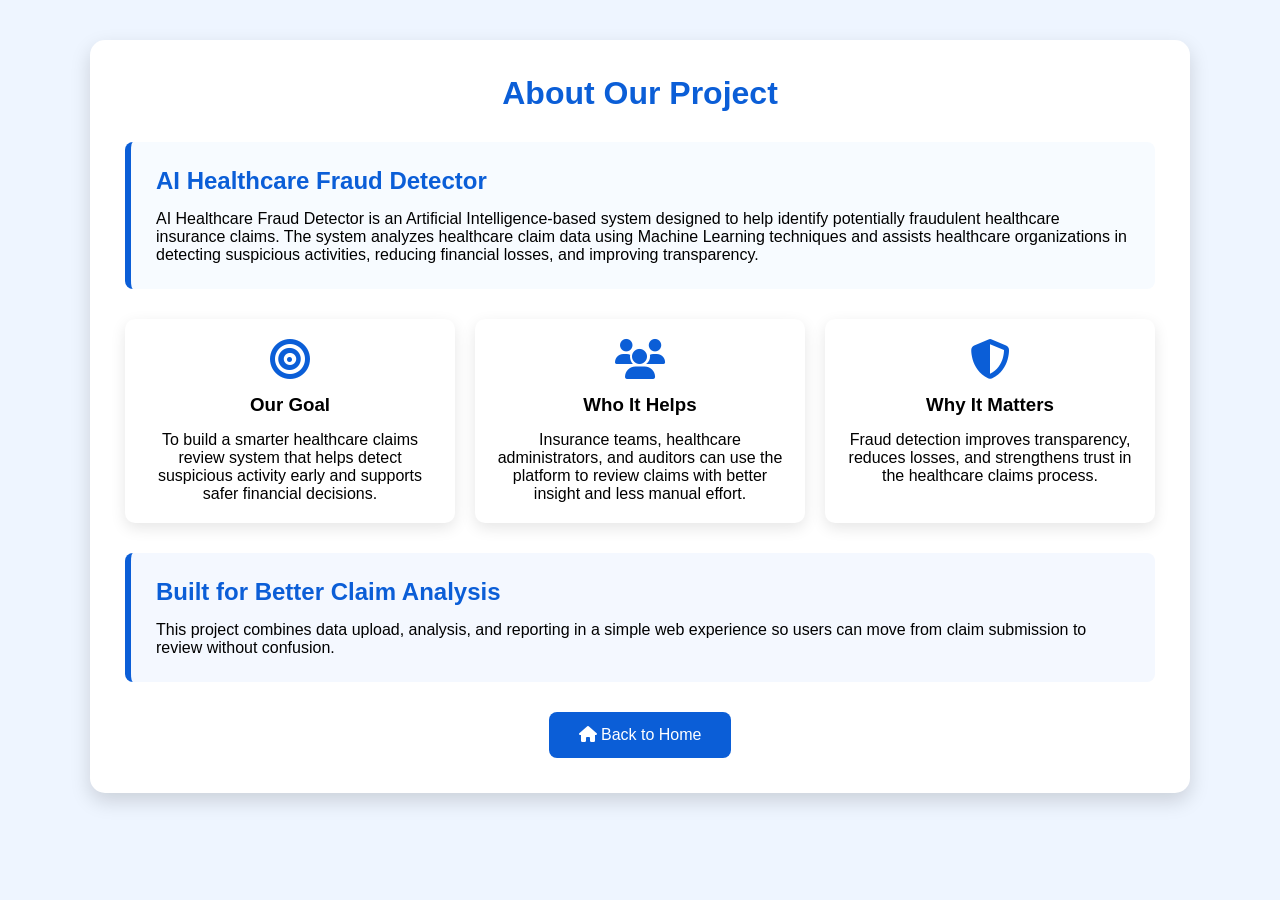
<file: html/about.html>
<!DOCTYPE html>
<html lang="en">
<head>
<meta charset="UTF-8">
<meta name="viewport" content="width=device-width, initial-scale=1.0">
<title>About | AI Healthcare Fraud Detector</title>

<link rel="stylesheet" href="../css/about.css">

<link rel="stylesheet"
href="https://cdnjs.cloudflare.com/ajax/libs/font-awesome/6.5.2/css/all.min.css">

</head>

<body>

<div class="container">

    <h1>About Our Project</h1>

    <div class="about-card">

        <h2>AI Healthcare Fraud Detector</h2>

        <p>
            AI Healthcare Fraud Detector is an Artificial Intelligence-based system
            designed to help identify potentially fraudulent healthcare insurance claims.
            The system analyzes healthcare claim data using Machine Learning techniques
            and assists healthcare organizations in detecting suspicious activities,
            reducing financial losses, and improving transparency.
        </p>

    </div>

    <div class="grid">

        <div class="box">
            <i class="fas fa-bullseye"></i>
            <h3>Our Goal</h3>
            <p>
                To build a smarter healthcare claims review system that helps detect
                suspicious activity early and supports safer financial decisions.
            </p>
        </div>

        <div class="box">
            <i class="fas fa-users"></i>
            <h3>Who It Helps</h3>
            <p>
                Insurance teams, healthcare administrators, and auditors can use the
                platform to review claims with better insight and less manual effort.
            </p>
        </div>

        <div class="box">
            <i class="fas fa-shield-alt"></i>
            <h3>Why It Matters</h3>
            <p>
                Fraud detection improves transparency, reduces losses, and strengthens
                trust in the healthcare claims process.
            </p>
        </div>

    </div>

    <div class="about-card">
        <h2>Built for Better Claim Analysis</h2>
        <p>
            This project combines data upload, analysis, and reporting in a simple web
            experience so users can move from claim submission to review without confusion.
        </p>
    </div>

    <button id="homeBtn">
        <i class="fas fa-home"></i> Back to Home
    </button>

</div>

<script src="../js/about.js"></script>

</body>
</html>
</file>
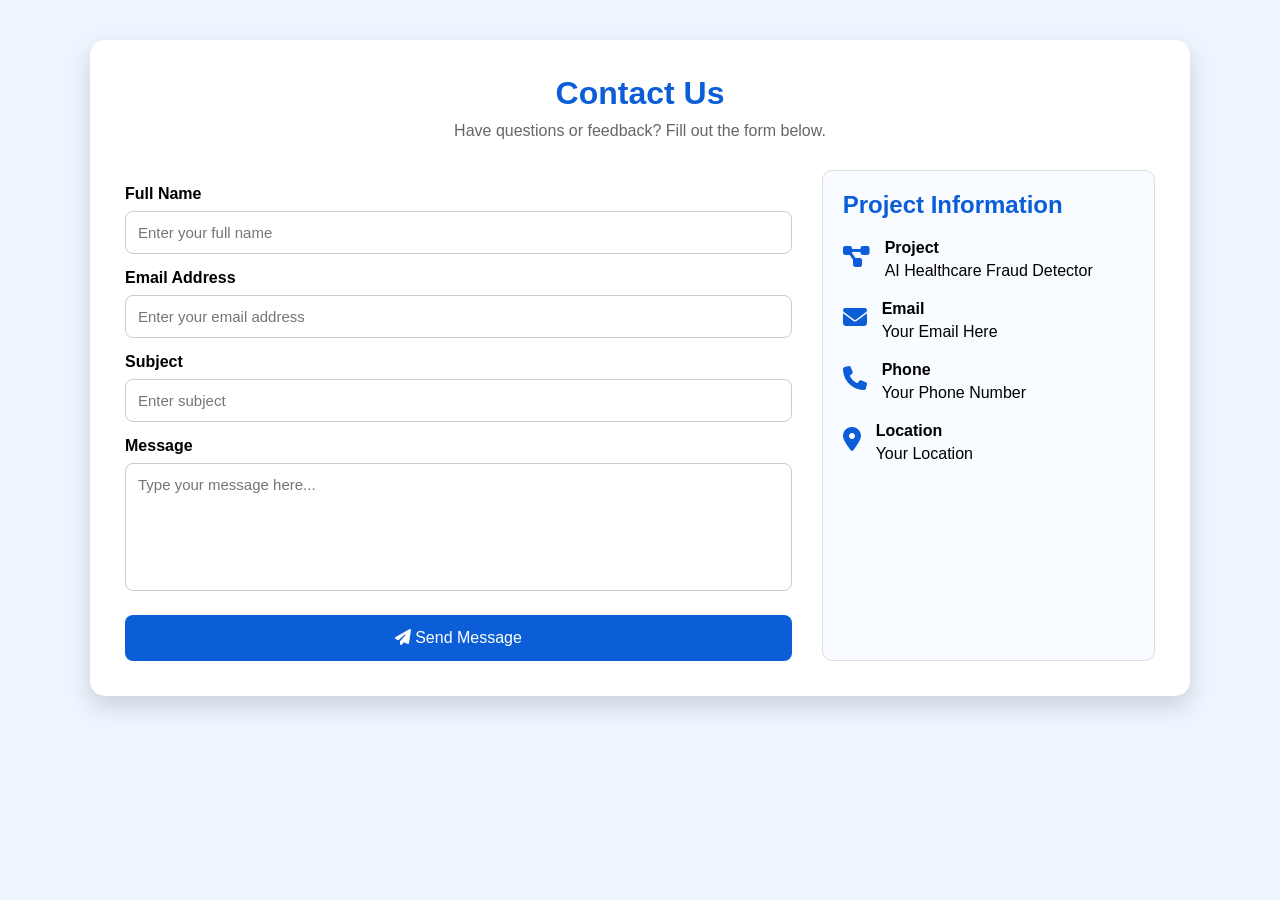
<file: html/contact.html>
<!DOCTYPE html>
<html lang="en">
<head>
    <meta charset="UTF-8">
    <meta name="viewport" content="width=device-width, initial-scale=1.0">
    <title>Contact Us | AI Healthcare Fraud Detector</title>

    <link rel="stylesheet" href="../css/contact.css">

    <link rel="stylesheet"
    href="https://cdnjs.cloudflare.com/ajax/libs/font-awesome/6.5.2/css/all.min.css">
</head>

<body>

<div class="container">

    <h1>Contact Us</h1>

    <p class="subtitle">
        Have questions or feedback? Fill out the form below.
    </p>

    <div class="contact-box">

        <div class="contact-form">

            <form id="contactForm">

                <label>Full Name</label>
                <input type="text" id="name" placeholder="Enter your full name" required>

                <label>Email Address</label>
                <input type="email" id="email" placeholder="Enter your email address" required>

                <label>Subject</label>
                <input type="text" id="subject" placeholder="Enter subject" required>

                <label>Message</label>
                <textarea id="message" rows="6"
                placeholder="Type your message here..." required></textarea>

                <button type="submit">
                    <i class="fas fa-paper-plane"></i>
                    Send Message
                </button>

            </form>

        </div>

        <div class="contact-info">

            <h2>Project Information</h2>

            <div class="info">

                <i class="fas fa-project-diagram"></i>

                <div>
                    <h4>Project</h4>
                    <p>AI Healthcare Fraud Detector</p>
                </div>

            </div>

            <div class="info">

                <i class="fas fa-envelope"></i>

                <div>
                    <h4>Email</h4>
                    <p>Your Email Here</p>
                </div>

            </div>

            <div class="info">

                <i class="fas fa-phone"></i>

                <div>
                    <h4>Phone</h4>
                    <p>Your Phone Number</p>
                </div>

            </div>

            <div class="info">

                <i class="fas fa-map-marker-alt"></i>

                <div>
                    <h4>Location</h4>
                    <p>Your Location</p>
                </div>

            </div>

        </div>

    </div>

</div>

<script src="../js/contact.js"></script>

</body>
</html>
</file>
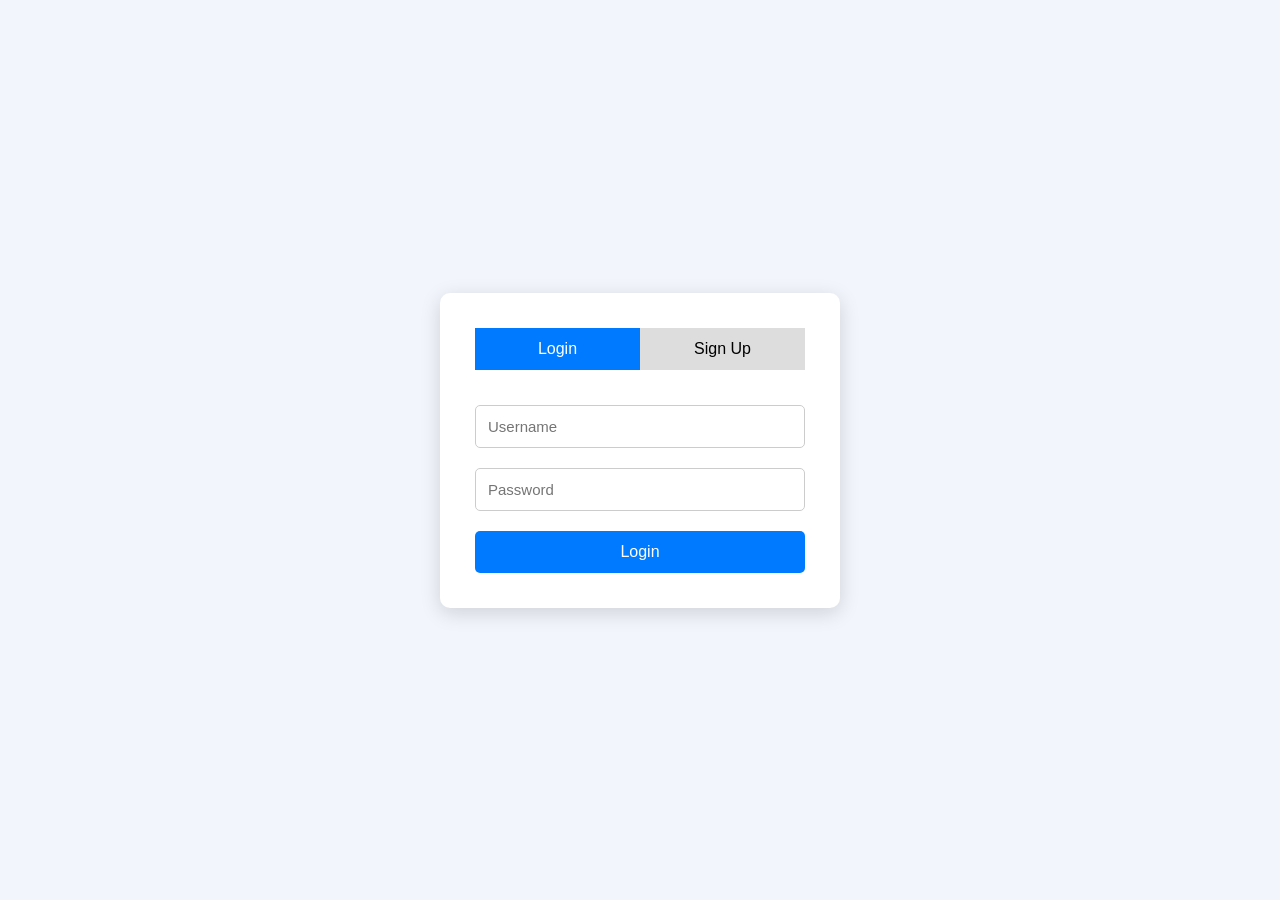
<file: html/dashboard.html>
<!DOCTYPE html>
<html lang="en">
<head>
<meta charset="UTF-8">
<meta name="viewport" content="width=device-width, initial-scale=1.0">
<title>Dashboard | AI Healthcare Fraud Detector</title>

<link rel="stylesheet" href="../css/dashboard.css">

<link rel="stylesheet"
href="https://cdnjs.cloudflare.com/ajax/libs/font-awesome/6.5.2/css/all.min.css">

</head>

<body>

<div class="sidebar">

    <h2>AI Fraud</h2>

    <ul>

        <li class="active"><i class="fas fa-chart-line"></i> Dashboard</li>

        <li><a href="upload.html"><i class="fas fa-upload"></i> Upload Claims</a></li>

        <li><a href="results.html"><i class="fas fa-search"></i> Detect Fraud</a></li>

        <li><a href="reports.html"><i class="fas fa-file-alt"></i> Reports</a></li>

        <li><a href="profile.html"><i class="fas fa-user"></i> Profile</a></li>

    </ul>

</div>

<div class="main">

<div class="topbar">

<h1>Dashboard</h1>

<div>
<button class="back-btn" type="button" onclick="history.back()">Back</button>
<button id="refreshBtn">Refresh</button>
</div>

</div>

<div class="cards">

<div class="card">
<h3>Total Claims</h3>
<h2 id="claims">0</h2>
</div>

<div class="card">
<h3>Fraud Claims</h3>
<h2 id="fraud">0</h2>
</div>

<div class="card">
<h3>Safe Claims</h3>
<h2 id="safe">0</h2>
</div>

<div class="card">
<h3>Accuracy</h3>
<h2 id="accuracy">Pending</h2>
</div>

</div>

<p id="dashboardMessage" class="empty-state">Upload claims to begin generating real fraud analysis results.</p>

<div class="chart">

<h2>Fraud Detection Analytics</h2>

<div class="graph">
<div class="empty-state">No analytics available until a dataset is uploaded.</div>
</div>

</div>

<div class="table-box">

<h2>Recent Claims</h2>

<table>

<tr>
<th>Claim ID</th>
<th>Patient</th>
<th>Status</th>
<th>Risk</th>
</tr>

<tr>
<td colspan="4" class="empty-state">No claims available yet.</td>
</tr>

</table>

</div>

</div>

<script src="../js/config.js"></script>
<script src="../js/api-client.js"></script>
<script src="../js/dashboard.js"></script>

</body>
</html>
</file>
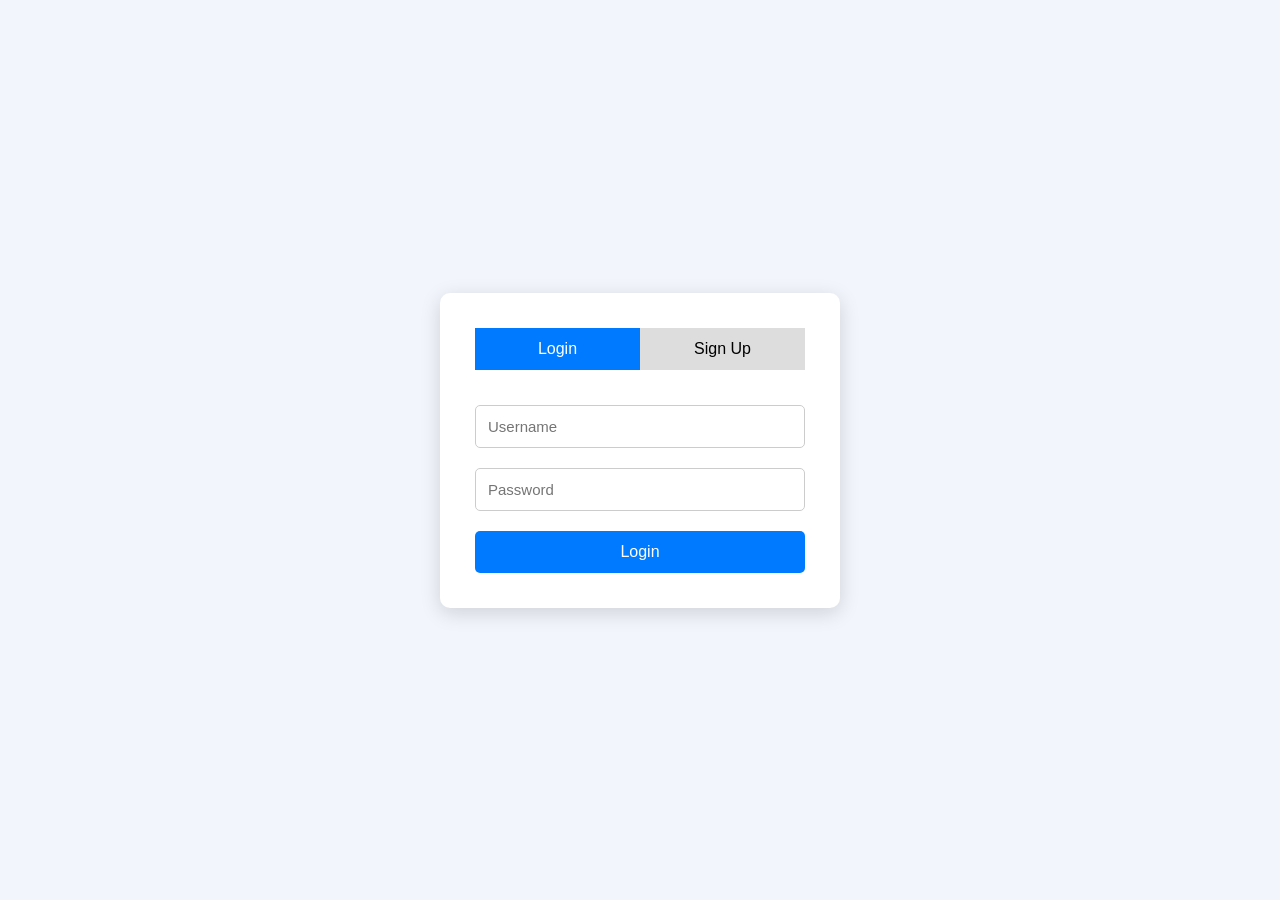
<file: html/login.html>
<!DOCTYPE html>
<html lang="en">
<head>
    <meta charset="UTF-8">
    <meta name="viewport" content="width=device-width, initial-scale=1.0">
    <title>Login / Signup</title>
    <link rel="stylesheet" href="../css/login.css">
</head>
<body>

<div class="container">

    <div class="form-box">

        <div class="button-box">
            <button id="loginBtn" class="active">Login</button>
            <button id="signupBtn">Sign Up</button>
        </div>

        <!-- Login Form -->
        <form id="loginForm">

            <input id="loginUsername" type="text" placeholder="Username" required>

            <input id="loginPassword" type="password" placeholder="Password" required>

            <button type="submit" class="submit-btn">
                Login
            </button>

        </form>

        <!-- Signup Form -->
        <form id="signupForm">

            <input id="fullName" type="text" placeholder="Full Name" required>

            <input id="email" type="email" placeholder="Email Address" required>

            <input id="signupUsername" type="text" placeholder="Username" required>

            <input id="signupPassword" type="password" placeholder="Password" required>

            <button type="submit" class="submit-btn">
                Create Account
            </button>

        </form>

    </div>

</div>

<script src="../js/config.js"></script>
<script src="../js/api-client.js"></script>
<script src="../js/login.js"></script>

</body>
</html>
</file>
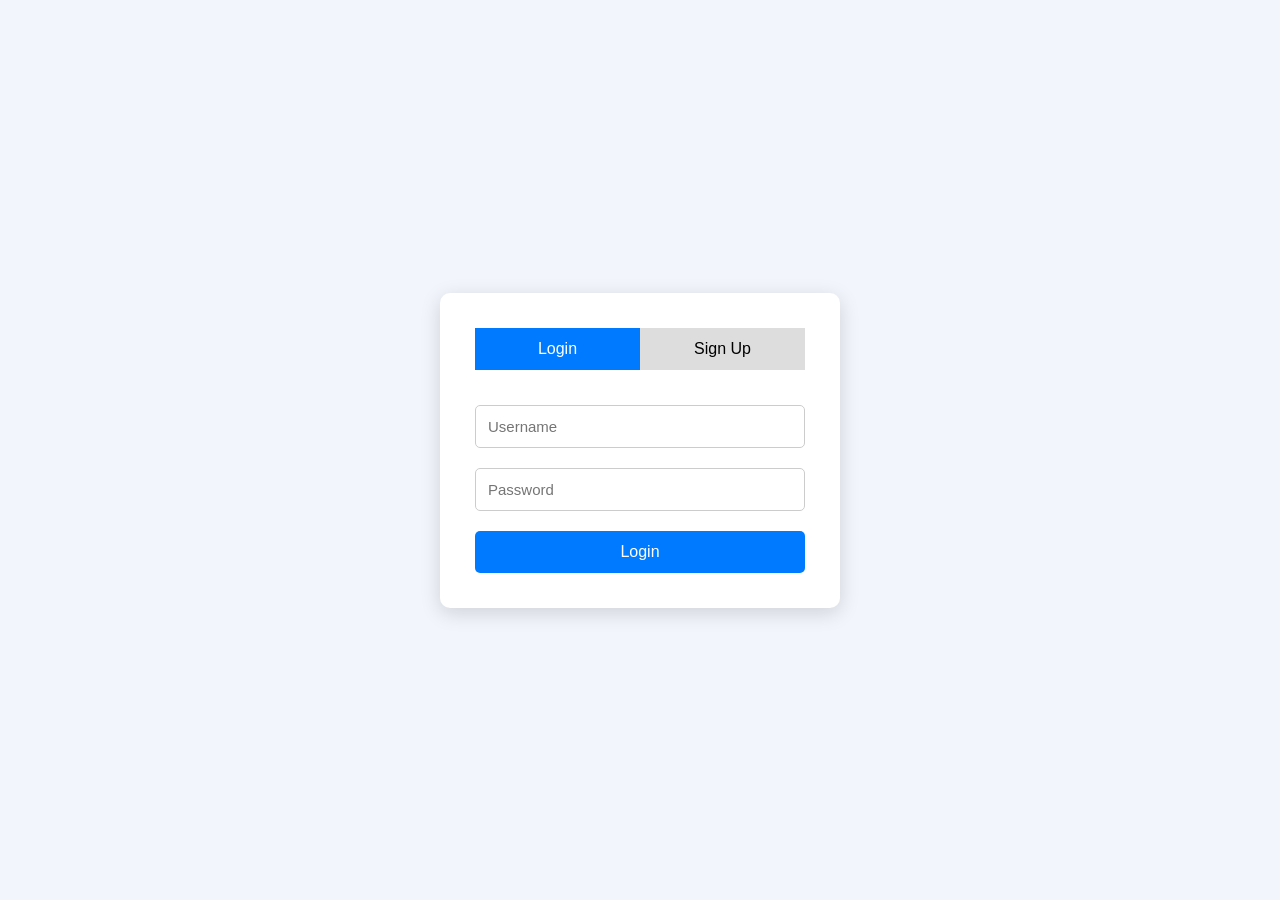
<file: html/profile.html>
<!DOCTYPE html>
<html lang="en">
<head>
    <meta charset="UTF-8">
    <meta name="viewport" content="width=device-width, initial-scale=1.0">
    <title>User Profile</title>
    <link rel="stylesheet" href="../css/profile.css">
</head>
<body>

<div class="profile-card">
    <h1>User Profile</h1>
    <p class="subtitle">Your account details</p>

    <div class="info">
        <p><strong>Full Name:</strong> <span id="fullName"></span></p>
        <p><strong>Email:</strong> <span id="email"></span></p>
        <p><strong>Username:</strong> <span id="username"></span></p>
    </div>

    <div class="actions">
        <button onclick="window.location.href='dashboard.html'">Go to Dashboard</button>
        <button class="secondary" onclick="logout()">Logout</button>
    </div>
</div>

<script src="../js/config.js"></script>
<script src="../js/api-client.js"></script>
<script src="../js/profile.js"></script>
</body>
</html>
</file>
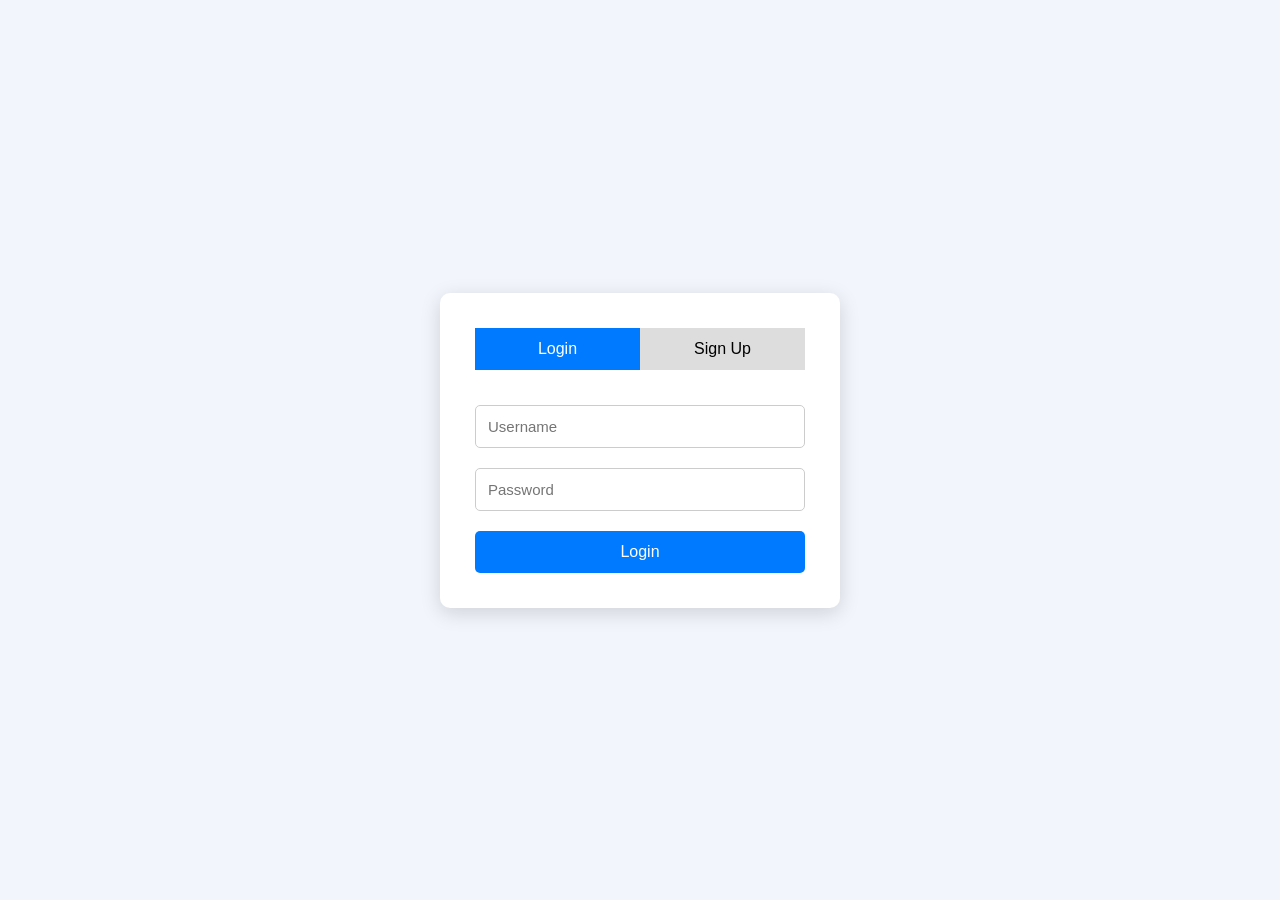
<file: html/reports.html>
<!DOCTYPE html>
<html lang="en">
<head>
<meta charset="UTF-8">
<meta name="viewport" content="width=device-width, initial-scale=1.0">
<title>Reports & Analytics</title>

<link rel="stylesheet" href="../css/reports.css">
<link rel="stylesheet"
href="https://cdnjs.cloudflare.com/ajax/libs/font-awesome/6.5.2/css/all.min.css">
</head>

<body>

<div class="container">

<h1><i class="fas fa-chart-line"></i> Reports & Analytics</h1>

<div class="cards">

<div class="card">
<h3>Total Claims</h3>
<p id="totalClaims">--</p>
</div>

<div class="card">
<h3>Fraud Claims</h3>
<p id="fraudClaims">--</p>
</div>

<div class="card">
<h3>Safe Claims</h3>
<p id="safeClaims">--</p>
</div>

<div class="card">
<h3>Detection Accuracy</h3>
<p id="accuracy">--</p>
</div>

</div>

<div class="chart-box">

<h2>Fraud Analytics</h2>

<div id="chartArea">
<p>Analytics chart will appear here after processing the uploaded dataset.</p>
</div>

</div>

<div class="report-box">

<h2>Generated Report</h2>

<textarea id="report" readonly
placeholder="Fraud detection report will be displayed here..."></textarea>

</div>

<div class="buttons">

<button id="downloadBtn">
<i class="fas fa-download"></i> Download Report
</button>

<button id="dashboardBtn">
<i class="fas fa-home"></i> Dashboard
</button>

</div>

</div>

<script src="../js/config.js"></script>
<script src="../js/api-client.js"></script>
<script src="../js/reports.js"></script>

</body>
</html>
</file>
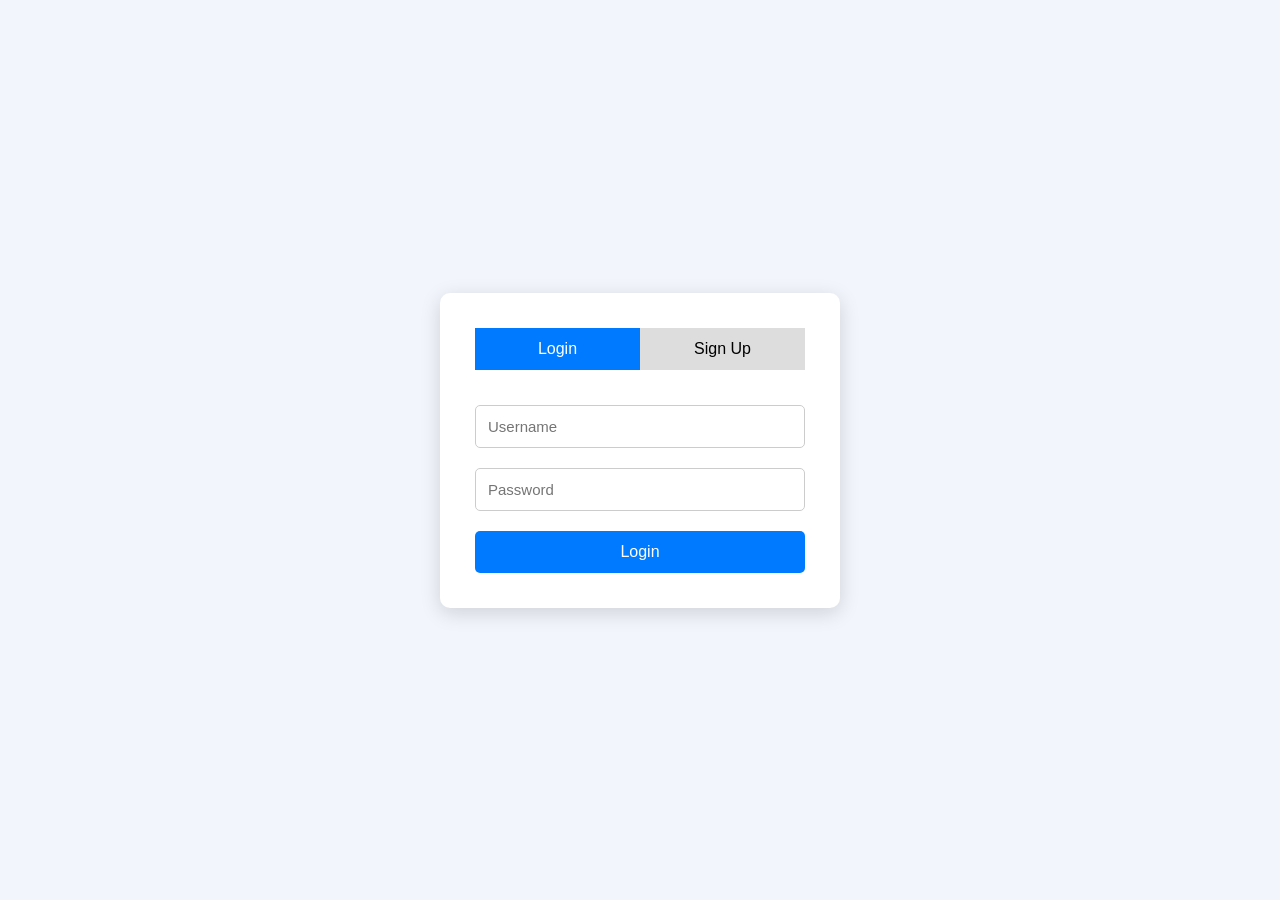
<file: html/results.html>
<!DOCTYPE html>
<html lang="en">
<head>
<meta charset="UTF-8">
<meta name="viewport" content="width=device-width, initial-scale=1.0">
<title>Detection Results</title>

<link rel="stylesheet" href="../css/results.css">

<link rel="stylesheet"
href="https://cdnjs.cloudflare.com/ajax/libs/font-awesome/6.5.2/css/all.min.css">

</head>

<body>

<div class="container">

<h1><i class="fas fa-robot"></i> AI Fraud Detection Results</h1>

<div class="summary">

<div class="card">
<h3>Total Claims</h3>
<h2 id="total">0</h2>
</div>

<div class="card">
<h3>Fraud Claims</h3>
<h2 id="fraud">0</h2>
</div>

<div class="card">
<h3>Safe Claims</h3>
<h2 id="safe">0</h2>
</div>

<div class="card">
<h3>Accuracy</h3>
<h2>Pending</h2>
</div>

</div>

<p class="empty-state">No detection results yet. Upload a claims dataset to start analysis.</p>

<h2>Prediction Results</h2>

<table>

<tr>
<th>Claim ID</th>
<th>Patient</th>
<th>Prediction</th>
<th>Risk Score</th>
</tr>

<tr>
<td colspan="4" class="empty-state">No claims have been analyzed yet.</td>
</tr>

</table>

<div class="buttons">

<button class="back-btn" type="button" onclick="history.back()">
<i class="fas fa-arrow-left"></i> Back
</button>

<button id="downloadBtn">
<i class="fas fa-download"></i> Download Report
</button>

<button id="dashboardBtn">
<i class="fas fa-home"></i> Dashboard
</button>

</div>

</div>

<script src="../js/config.js"></script>
<script src="../js/api-client.js"></script>
<script src="../js/results.js"></script>

</body>
</html>
</file>
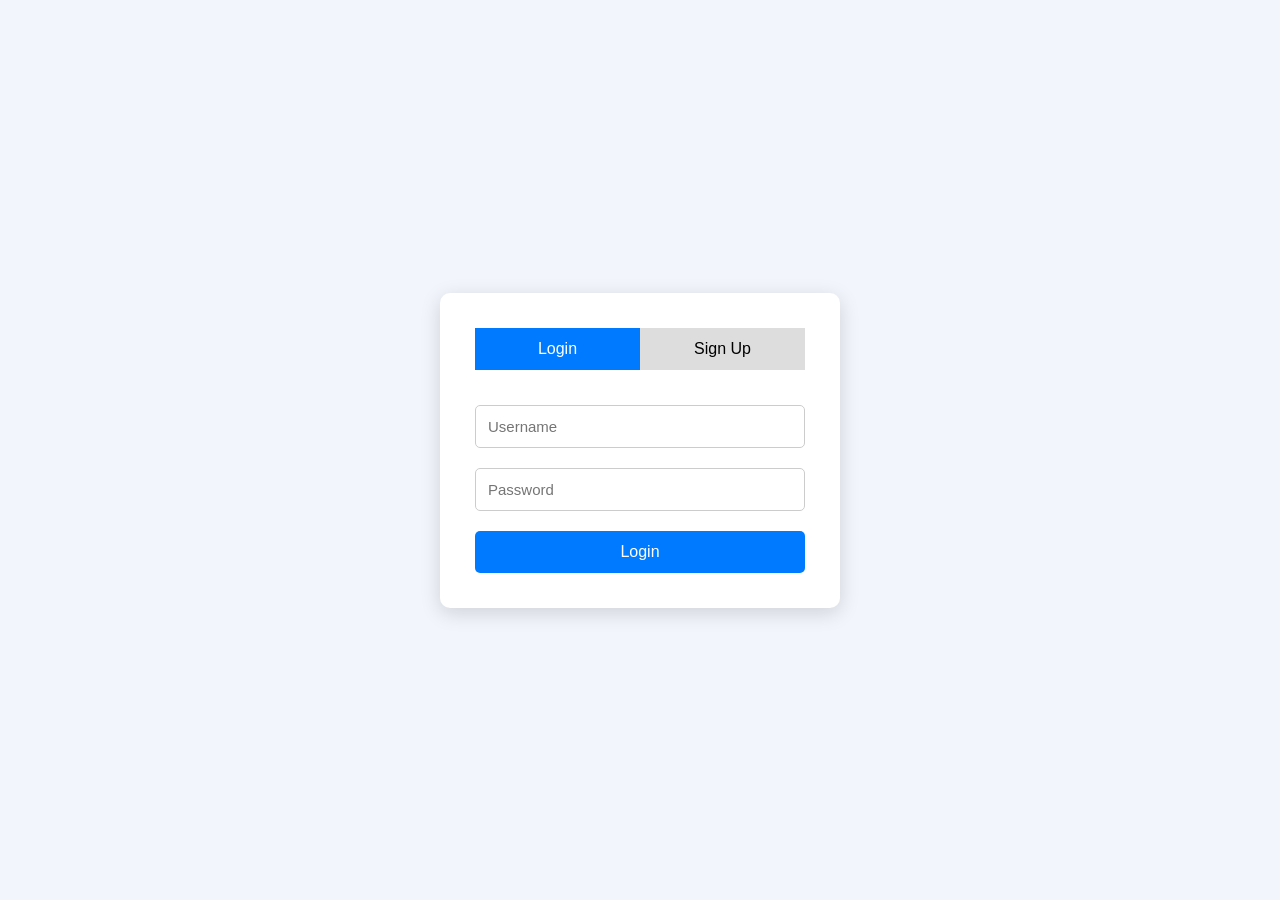
<file: html/upload.html>
<!DOCTYPE html>
<html lang="en">
<head>
    <meta charset="UTF-8">
    <meta name="viewport" content="width=device-width, initial-scale=1.0">
    <title>Upload Claims</title>
    <link rel="stylesheet" href="../css/upload.css">

    <link rel="stylesheet"
    href="https://cdnjs.cloudflare.com/ajax/libs/font-awesome/6.5.2/css/all.min.css">
</head>

<body>

<div class="container">

    <div class="upload-box">

        <i class="fas fa-file-medical upload-icon"></i>

        <h1>Upload Healthcare Claims</h1>

        <p>Select a healthcare insurance claims CSV file for AI fraud detection.</p>

        <input type="file" id="fileInput" accept=".csv" hidden>

        <button id="chooseBtn">
            <i class="fas fa-folder-open"></i> Choose CSV File
        </button>

        <p id="fileName">No file selected</p>

        <button class="back-btn" type="button" onclick="history.back()">
            <i class="fas fa-arrow-left"></i> Back
        </button>

        <button id="detectBtn">
            <i class="fas fa-robot"></i> Detect Fraud
        </button>

    </div>

</div>

<script src="../js/config.js"></script>
<script src="../js/api-client.js"></script>
<script src="../js/upload.js"></script>

</body>
</html>
</file>
<file: css/about.css>
*{
margin:0;
padding:0;
box-sizing:border-box;
font-family:Arial,sans-serif;
}

body{
background:#eef5ff;
padding:40px;
}

.container{
max-width:1100px;
margin:auto;
background:white;
padding:35px;
border-radius:15px;
box-shadow:0 8px 20px rgba(0,0,0,.15);
}

h1{
text-align:center;
color:#0b5ed7;
margin-bottom:30px;
}

.about-card{
background:#f7fbff;
padding:25px;
border-left:6px solid #0b5ed7;
margin-bottom:30px;
border-radius:8px;
}

.about-card h2{
color:#0b5ed7;
margin-bottom:15px;
}

.grid{
display:grid;
grid-template-columns:repeat(auto-fit,minmax(250px,1fr));
gap:20px;
margin-bottom:30px;
}

.box{
background:#ffffff;
padding:20px;
border-radius:10px;
text-align:center;
box-shadow:0 5px 15px rgba(0,0,0,.1);
}

.box i{
font-size:40px;
color:#0b5ed7;
margin-bottom:15px;
}

.box h3{
margin-bottom:15px;
}

.box ul{
list-style:none;
}

.box li{
margin:8px 0;
}

.about-card:last-of-type{
margin-top:20px;
background:#f4f8ff;
}

button{
margin-top:30px;
padding:14px 30px;
background:#0b5ed7;
color:white;
border:none;
border-radius:8px;
cursor:pointer;
font-size:16px;
display:block;
margin-left:auto;
margin-right:auto;
}

button:hover{
background:#084298;
}
</file>
<file: css/contact.css>
*{
margin:0;
padding:0;
box-sizing:border-box;
font-family:Arial,sans-serif;
}

body{
background:#eef5ff;
padding:40px;
}

.container{
max-width:1100px;
margin:auto;
background:#fff;
padding:35px;
border-radius:15px;
box-shadow:0 10px 25px rgba(0,0,0,.15);
}

h1{
text-align:center;
color:#0b5ed7;
margin-bottom:10px;
}

.subtitle{
text-align:center;
color:#666;
margin-bottom:30px;
}

.contact-box{
display:grid;
grid-template-columns:2fr 1fr;
gap:30px;
}

.contact-form label{
display:block;
margin:15px 0 8px;
font-weight:bold;
}

.contact-form input,
.contact-form textarea{
width:100%;
padding:12px;
border:1px solid #ccc;
border-radius:8px;
font-size:15px;
}

.contact-form textarea{
resize:none;
}

button{
margin-top:20px;
padding:14px;
width:100%;
border:none;
background:#0b5ed7;
color:white;
font-size:16px;
border-radius:8px;
cursor:pointer;
}

button:hover{
background:#084298;
}

.contact-info{
background:#f8fbff;
padding:20px;
border-radius:10px;
border:1px solid #ddd;
}

.contact-info h2{
color:#0b5ed7;
margin-bottom:20px;
}

.info{
display:flex;
align-items:flex-start;
margin-bottom:20px;
}

.info i{
font-size:24px;
color:#0b5ed7;
margin-right:15px;
margin-top:5px;
}

.info h4{
margin-bottom:5px;
}

@media(max-width:768px){

.contact-box{
grid-template-columns:1fr;
}

}
</file>
<file: css/dashboard.css>
*{
margin:0;
padding:0;
box-sizing:border-box;
font-family:Arial,sans-serif;
}

body{
display:flex;
background:#eef4fb;
}

.sidebar{
width:240px;
height:100vh;
background:#0b5ed7;
color:white;
padding:30px;
}

.sidebar h2{
text-align:center;
margin-bottom:40px;
}

.sidebar ul{
list-style:none;
}

.sidebar li{
padding:15px;
margin:10px 0;
border-radius:8px;
cursor:pointer;
}

.sidebar li:hover,
.active{
background:white;
color:#0b5ed7;
}

.main{
flex:1;
padding:30px;
}

.topbar{
display:flex;
justify-content:space-between;
align-items:center;
margin-bottom:30px;
}

.topbar button{
padding:10px 20px;
background:#0b5ed7;
color:white;
border:none;
border-radius:8px;
cursor:pointer;
}

.back-btn{
background:#6c757d !important;
margin-right:10px;
}

.cards{
display:grid;
grid-template-columns:repeat(4,1fr);
gap:20px;
margin-bottom:30px;
}

.card{
background:white;
padding:25px;
border-radius:15px;
box-shadow:0 5px 15px rgba(0,0,0,.1);
text-align:center;
}

.card h3{
color:gray;
margin-bottom:15px;
}

.card h2{
font-size:35px;
color:#0b5ed7;
}

.chart{
background:white;
padding:25px;
border-radius:15px;
box-shadow:0 5px 15px rgba(0,0,0,.1);
margin-bottom:30px;
}

.graph{
height:300px;
display:flex;
align-items:flex-end;
justify-content:space-evenly;
margin-top:30px;
}

.bar{
width:60px;
background:#0b5ed7;
color:white;
display:flex;
justify-content:center;
align-items:flex-end;
padding-bottom:10px;
border-radius:10px 10px 0 0;
}

.table-box{
background:white;
padding:25px;
border-radius:15px;
box-shadow:0 5px 15px rgba(0,0,0,.1);
}

table{
width:100%;
border-collapse:collapse;
margin-top:20px;
}

.empty-state{
color:#6c757d;
font-style:italic;
text-align:center;
padding:20px;
}

th{
background:#0b5ed7;
color:white;
padding:15px;
}

td{
padding:15px;
text-align:center;
border-bottom:1px solid #ddd;
}

.safe{
color:green;
font-weight:bold;
}

.fraud{
color:red;
font-weight:bold;
}

@media (max-width: 900px) {
    body {
        flex-direction: column;
    }

    .sidebar {
        width: 100%;
        height: auto;
    }

    .cards {
        grid-template-columns: repeat(2, 1fr);
    }
}

@media (max-width: 600px) {
    .main {
        padding: 20px;
    }

    .topbar {
        flex-direction: column;
        align-items: flex-start;
        gap: 10px;
    }

    .topbar button {
        width: 100%;
    }

    .cards {
        grid-template-columns: 1fr;
    }

    .graph {
        flex-direction: column;
        height: auto;
        gap: 12px;
        align-items: center;
    }

    .bar {
        width: 90%;
        height: 80px !important;
        border-radius: 10px;
    }

    table,
    th,
    td {
        font-size: 14px;
    }
}
</file>
<file: css/login.css>
*{
margin:0;
padding:0;
box-sizing:border-box;
font-family:Arial,sans-serif;
}

body{
display:flex;
justify-content:center;
align-items:center;
height:100vh;
background:#f2f6fc;
}

.container{
width:400px;
background:#fff;
padding:35px;
border-radius:10px;
box-shadow:0 5px 20px rgba(0,0,0,.15);
}

.button-box{
display:flex;
margin-bottom:25px;
}

.button-box button{
flex:1;
padding:12px;
border:none;
cursor:pointer;
background:#ddd;
font-size:16px;
}

.button-box .active{
background:#007BFF;
color:white;
}

form{
display:none;
}

form.active{
display:block;
}

input{
width:100%;
padding:12px;
margin:10px 0;
border:1px solid #ccc;
border-radius:5px;
font-size:15px;
}

.submit-btn{
width:100%;
padding:12px;
background:#007BFF;
color:white;
border:none;
border-radius:5px;
cursor:pointer;
font-size:16px;
margin-top:10px;
}

.submit-btn:hover{
background:#0056b3;
}

@media (max-width: 480px) {
    body {
        padding: 20px;
        align-items: flex-start;
    }

    .container {
        width: 100%;
        padding: 25px;
    }

    .button-box button {
        font-size: 14px;
    }
}
</file>
<file: css/profile.css>
* {
    margin: 0;
    padding: 0;
    box-sizing: border-box;
    font-family: Arial, sans-serif;
}

body {
    display: flex;
    justify-content: center;
    align-items: center;
    min-height: 100vh;
    background: #eef5ff;
}

.profile-card {
    background: white;
    padding: 35px;
    border-radius: 15px;
    box-shadow: 0 10px 25px rgba(0,0,0,0.15);
    width: 420px;
    text-align: center;
}

h1 {
    color: #0b5ed7;
    margin-bottom: 10px;
}

.subtitle {
    color: #666;
    margin-bottom: 25px;
}

.info {
    text-align: left;
    margin-bottom: 25px;
}

.info p {
    margin: 12px 0;
    font-size: 16px;
}

.actions {
    display: flex;
    gap: 10px;
    justify-content: center;
}

button {
    padding: 12px 18px;
    border: none;
    border-radius: 8px;
    cursor: pointer;
    background: #0b5ed7;
    color: white;
}

button.secondary {
    background: #6c757d;
}
</file>
<file: css/reports.css>
*{
margin:0;
padding:0;
box-sizing:border-box;
font-family:Arial,sans-serif;
}

body{
background:#eef4ff;
padding:40px;
}

.container{
max-width:1200px;
margin:auto;
background:white;
padding:30px;
border-radius:15px;
box-shadow:0 10px 25px rgba(0,0,0,.15);
}

h1{
text-align:center;
color:#0b5ed7;
margin-bottom:30px;
}

.cards{
display:grid;
grid-template-columns:repeat(4,1fr);
gap:20px;
margin-bottom:30px;
}

.card{
background:#0b5ed7;
color:white;
padding:20px;
border-radius:10px;
text-align:center;
}

.card p{
font-size:28px;
margin-top:10px;
}

.chart-box,
.report-box{
background:#f8fbff;
padding:25px;
border-radius:10px;
margin-top:25px;
border:1px solid #ddd;
}

#chartArea{
height:300px;
display:flex;
justify-content:center;
align-items:center;
border:2px dashed #0b5ed7;
color:#777;
margin-top:20px;
}

textarea{
width:100%;
height:180px;
margin-top:20px;
padding:15px;
resize:none;
font-size:16px;
border-radius:8px;
border:1px solid #ccc;
}

.buttons{
text-align:center;
margin-top:30px;
}

button{
padding:12px 25px;
margin:10px;
border:none;
border-radius:8px;
cursor:pointer;
font-size:16px;
}

#downloadBtn{
background:green;
color:white;
}

#dashboardBtn{
background:#0b5ed7;
color:white;
}
</file>
<file: css/results.css>
*{
margin:0;
padding:0;
box-sizing:border-box;
font-family:Arial,sans-serif;
}

body{
background:#eef5ff;
padding:40px;
}

.container{
max-width:1200px;
margin:auto;
background:white;
padding:30px;
border-radius:15px;
box-shadow:0 10px 25px rgba(0,0,0,.15);
}

h1{
text-align:center;
color:#0b5ed7;
margin-bottom:30px;
}

.summary{
display:grid;
grid-template-columns:repeat(4,1fr);
gap:20px;
margin-bottom:40px;
}

.card{
background:#0b5ed7;
color:white;
padding:20px;
border-radius:10px;
text-align:center;
}

.card h2{
margin-top:10px;
font-size:30px;
}

table{
width:100%;
border-collapse:collapse;
margin-top:20px;
}

.empty-state{
color:#6c757d;
font-style:italic;
text-align:center;
padding:20px;
}

th{
background:#0b5ed7;
color:white;
padding:15px;
}

td{
padding:15px;
text-align:center;
border-bottom:1px solid #ddd;
}

.safe{
color:green;
font-weight:bold;
}

.fraud{
color:red;
font-weight:bold;
}

.buttons{
margin-top:30px;
text-align:center;
}

button{
padding:14px 25px;
margin:10px;
border:none;
border-radius:8px;
font-size:16px;
cursor:pointer;
}

#downloadBtn{
background:green;
color:white;
}

#dashboardBtn{
background:#0b5ed7;
color:white;
}

button:hover{
opacity:0.9;
}

.back-btn{
background:#6c757d;
color:white;
}
</file>
<file: css/upload.css>
*{
margin:0;
padding:0;
box-sizing:border-box;
font-family:Arial,sans-serif;
}

body{
background:#eef5ff;
display:flex;
justify-content:center;
align-items:center;
height:100vh;
}

.container{
width:100%;
display:flex;
justify-content:center;
}

.upload-box{

width:500px;

background:white;

padding:40px;

text-align:center;

border-radius:15px;

box-shadow:0 10px 25px rgba(0,0,0,.15);

}

.upload-icon{

font-size:70px;

color:#0b5ed7;

margin-bottom:20px;

}

h1{

color:#0b5ed7;

margin-bottom:15px;

}

p{

color:#555;

margin-bottom:20px;

}

button{

padding:14px 25px;

border:none;

border-radius:8px;

font-size:16px;

cursor:pointer;

margin-top:15px;

}

#chooseBtn{

background:#0b5ed7;

color:white;

}

#chooseBtn:hover{

background:#084298;

}

#detectBtn{

background:green;

color:white;

width:100%;

}

#detectBtn:hover{

background:#0d7a0d;

}

#fileName{

margin-top:20px;

font-weight:bold;

color:#0b5ed7;

}

.back-btn{

background:#6c757d;

color:white;

margin-right:10px;

}
</file>
